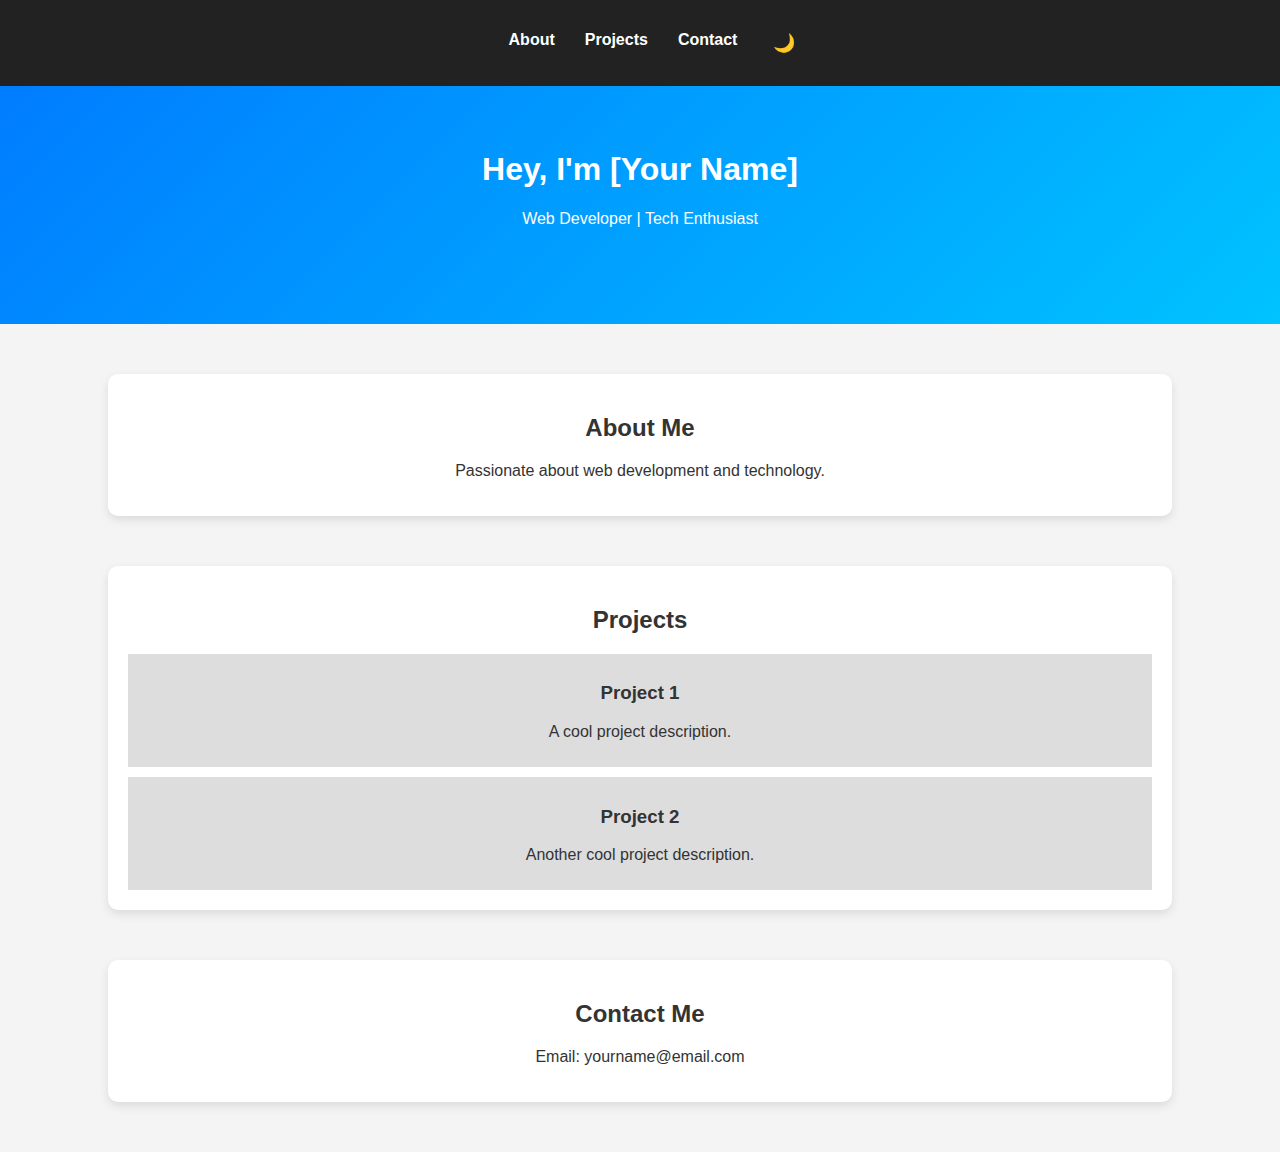
<file: index.html>
<!DOCTYPE html>
<html lang="en">
<head>
    <meta charset="UTF-8">
    <meta name="viewport" content="width=device-width, initial-scale=1.0">
    <title>My Portfolio</title>
    <link rel="stylesheet" href="style.css">
</head>
<body>

    <nav>
        <ul>
            <li><a href="#about">About</a></li>
            <li><a href="#projects">Projects</a></li>
            <li><a href="#contact">Contact</a></li>
            <li><button id="themeToggle">🌙</button></li>
        </ul>
    </nav>

    <header>
        <h1>Hey, I'm <span class="highlight">[Your Name]</span></h1>
        <p>Web Developer | Tech Enthusiast</p>
    </header>

    <section id="about">
        <h2>About Me</h2>
        <p>Passionate about web development and technology.</p>
    </section>

    <section id="projects">
        <h2>Projects</h2>
        <div class="project">
            <h3>Project 1</h3>
            <p>A cool project description.</p>
        </div>
        <div class="project">
            <h3>Project 2</h3>
            <p>Another cool project description.</p>
        </div>
    </section>

    <section id="contact">
        <h2>Contact Me</h2>
        <p>Email: yourname@email.com</p>
    </section>

    <script src="script.js"></script>
</body>
</html>
</file>
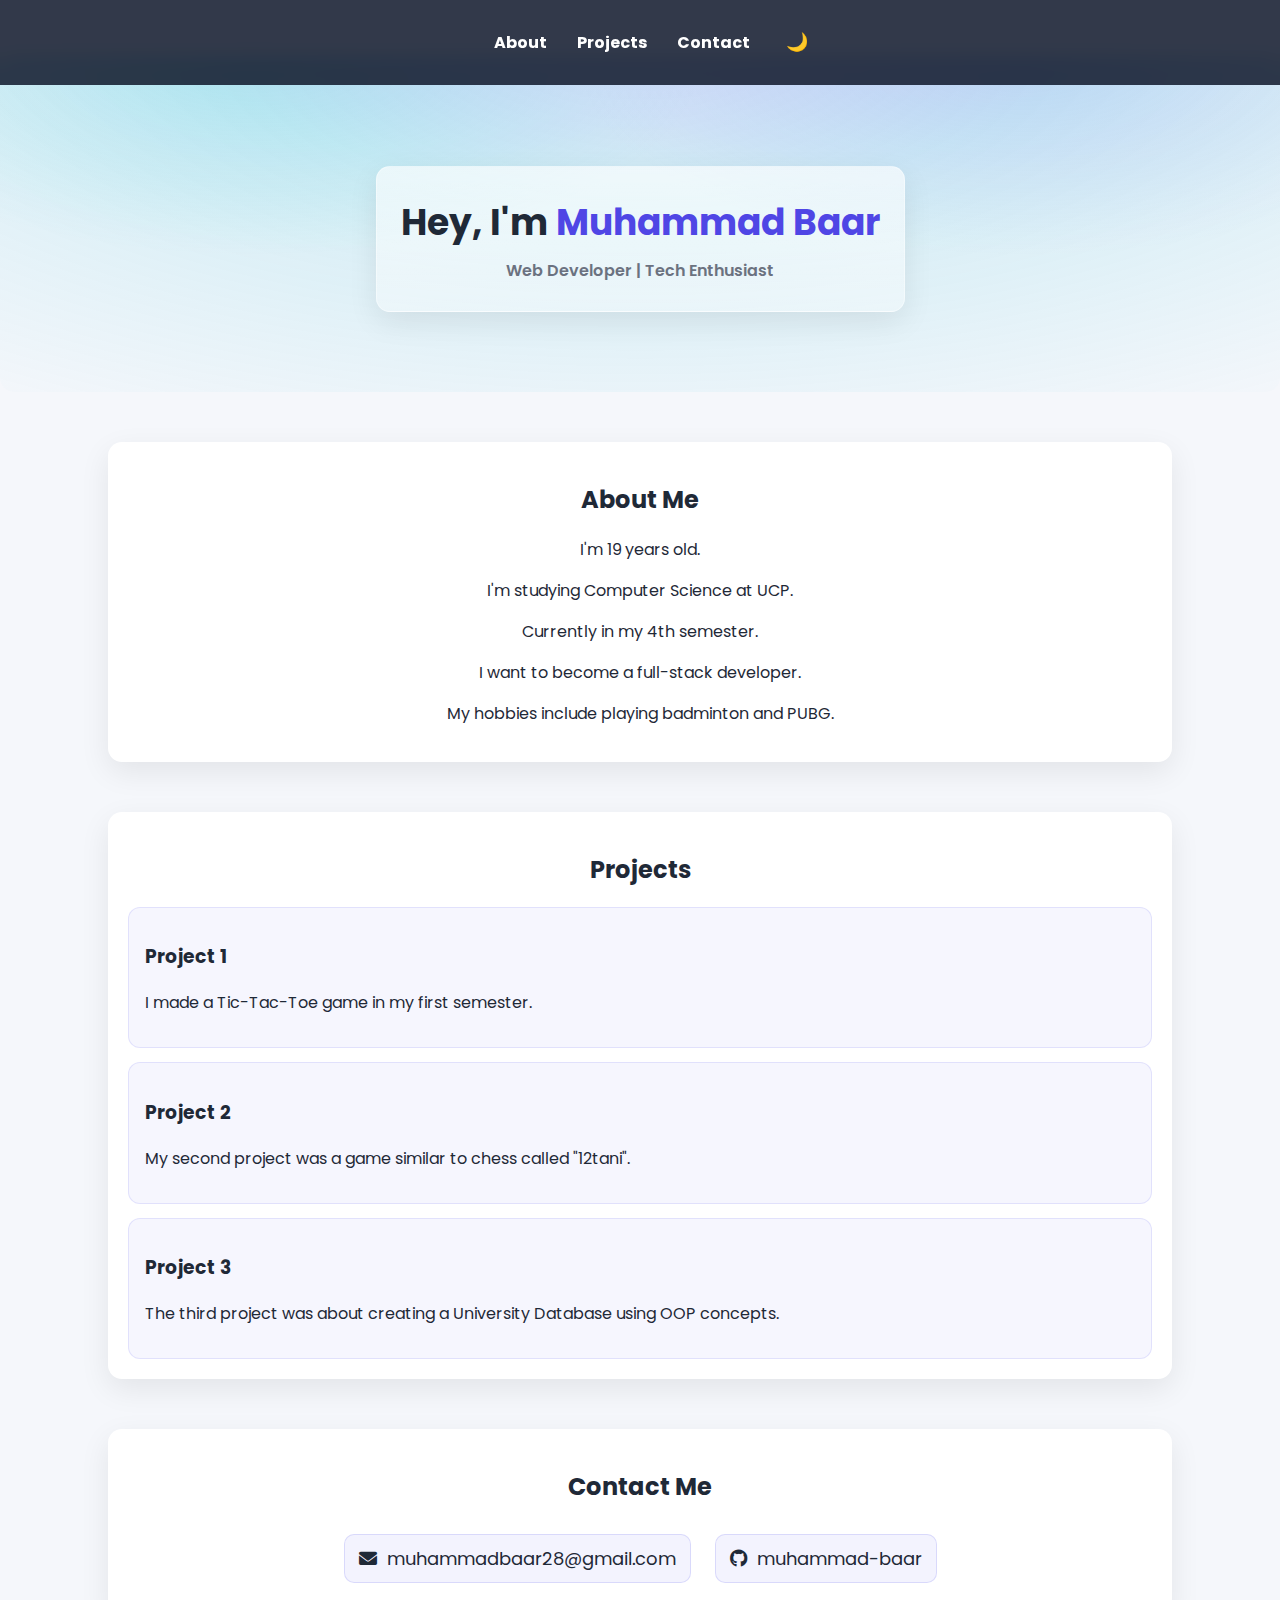
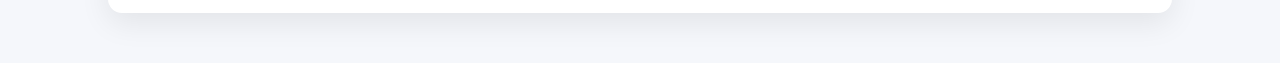
<file: Portfolio/index.html>
<!DOCTYPE html>
<html lang="en">
<head>
    <meta charset="UTF-8">
    <meta name="viewport" content="width=device-width, initial-scale=1.0">
    <meta name="description" content="Muhammad Baar — Web Developer portfolio. Projects, about, and contact.">
    <title>My Portfolio</title>
    <link rel="stylesheet" href="style.css">

    <!-- Fonts and Icons -->
    <link rel="preconnect" href="https://fonts.gstatic.com" crossorigin>
    <link href="https://fonts.googleapis.com/css2?family=Poppins:wght@400;600;700&display=swap" rel="stylesheet">
    <link rel="stylesheet" href="https://cdnjs.cloudflare.com/ajax/libs/font-awesome/6.0.0-beta3/css/all.min.css">

</head>
<body>

    <nav>
        <ul>
            <li><a href="#about">About</a></li>
            <li><a href="#projects">Projects</a></li>
            <li><a href="#contact">Contact</a></li>
            <li><button id="themeToggle" aria-label="Toggle theme" aria-pressed="false">🌙</button></li>
        </ul>
    </nav>

    <header>
        <div class="name-section">
            <h1>Hey, I'm <span class="highlight">Muhammad Baar</span></h1>
            <p>Web Developer | Tech Enthusiast</p>
        </div>
    </header>

    <section id="about">
        <h2>About Me</h2>
        <p>I'm 19 years old.</p>
        <p>I'm studying Computer Science at UCP.</p>
        <p>Currently in my 4th semester.</p>
        <p>I want to become a full-stack developer.</p>
        <p>My hobbies include playing badminton and PUBG.</p>
    </section>

    <section id="projects">
        <h2>Projects</h2>
        <div class="project">
            <h3>Project 1</h3>
            <p>I made a Tic-Tac-Toe game in my first semester.</p>
        </div>
        <div class="project">
            <h3>Project 2</h3>
            <p>My second project was a game similar to chess called "12tani".</p>
        </div>
        <div class="project">
            <h3>Project 3</h3>
            <p>The third project was about creating a University Database using OOP concepts.</p>
        </div>
    </section>

    <section id="contact">
        <h2>Contact Me</h2>
        <a href="mailto:muhammadbaar28@gmail.com" class="contact-icon" aria-label="Email Muhammad">
            <i class="fas fa-envelope"></i> muhammadbaar28@gmail.com
        </a>
        <a href="https://github.com/muhammad-baar" class="contact-icon" target="_blank" rel="noopener" aria-label="Muhammad on GitHub">
            <i class="fab fa-github"></i> muhammad-baar
        </a>

    </section>

    <script src="script.js"></script>
</body>
</html>
</file>
<file: style.css>
body {
    font-family: 'Poppins', sans-serif;
    margin: 0;
    padding: 0;
    background: #f4f4f4;
    color: #333;
    text-align: center;
    transition: background 0.3s, color 0.3s;
}

nav {
    background: #222;
    padding: 15px;
    position: fixed;
    width: 100%;
    top: 0;
    left: 0;
    z-index: 100;
}

nav ul {
    list-style: none;
    padding: 0;
    display: flex;
    justify-content: center;
}

nav ul li {
    margin: 0 15px;
}

nav ul li a {
    color: white;
    text-decoration: none;
    font-weight: bold;
}

button {
    border: none;
    background: transparent;
    cursor: pointer;
    font-size: 18px;
}

header {
    padding: 80px 20px;
    background: linear-gradient(135deg, #007BFF, #00C3FF);
    color: white;
    margin-top: 50px;
    transition: background 0.3s;
}

section {
    margin: 50px auto;
    width: 80%;
    padding: 20px;
    background: white;
    border-radius: 10px;
    box-shadow: 0px 4px 10px rgba(0, 0, 0, 0.1);
    transition: transform 0.3s ease-in-out;
}

section:hover {
    transform: scale(1.03);
}

.project {
    background: #ddd;
    padding: 10px;
    margin-top: 10px;
}

.dark-mode {
    background: #222;
    color: white;
}

.dark-mode header {
    background: linear-gradient(135deg, #0056b3, #0099ff);
}

@media (max-width: 600px) {
    section {
        width: 95%;
    }
}
</file>
<file: Portfolio/style.css>
:root {
    --bg: #f5f7fb;
    --text: #1f2937;
    --muted-text: #6b7280;
    --card: #ffffff;
    --primary: #6366f1;
    --primary-600: #4f46e5;
    --accent: #06b6d4;
    --shadow: 0px 10px 30px rgba(0, 0, 0, 0.08);
    --radius: 14px;
}

.dark-mode {
    --bg: #0b1220;
    --text: #e5e7eb;
    --muted-text: #9ca3af;
    --card: #0f172a;
    --primary: #8b5cf6;
    --primary-600: #7c3aed;
    --accent: #22d3ee;
    --shadow: 0px 12px 30px rgba(2, 6, 23, 0.6);
}

body {
    font-family: 'Poppins', sans-serif;
    margin: 0;
    padding: 0;
    background: var(--bg);
    color: var(--text);
    text-align: center;
    transition: background 0.3s, color 0.3s;
}

nav {
    background: rgba(15, 23, 42, 0.85);
    backdrop-filter: blur(8px);
    padding: 14px;
    position: fixed;
    width: 100%;
    top: 0;
    left: 0;
    z-index: 100;
}

nav ul {
    list-style: none;
    padding: 0;
    display: flex;
    justify-content: center;
    align-items: center;
}

nav ul li {
    margin: 0 15px;
}

nav ul li a {
    color: white;
    text-decoration: none;
    font-weight: bold;
    position: relative;
}

button {
    border: none;
    background: transparent;
    cursor: pointer;
    font-size: 18px;
    color: white;
    transition: transform 0.2s ease;
}

nav ul li a::after {
    content: "";
    position: absolute;
    left: 0;
    bottom: -6px;
    width: 0%;
    height: 2px;
    background: linear-gradient(90deg, var(--primary), var(--accent));
    transition: width 0.25s ease;
}

nav ul li a:hover::after {
    width: 100%;
}

button:hover { transform: scale(1.05); }

header {
    padding: 110px 20px 80px;
    background: radial-gradient(1200px 500px at 50% -20%, rgba(99,102,241,0.25), rgba(6,182,212,0.15) 40%, transparent),
                radial-gradient(900px 400px at 20% 0%, rgba(6,182,212,0.18), transparent 50%),
                radial-gradient(900px 400px at 80% 0%, rgba(99,102,241,0.18), transparent 50%);
    color: var(--text);
    margin-top: 56px;
    border-radius: var(--radius);
    transition: background 0.3s;
}

.name-section {
    background: linear-gradient(180deg, rgba(255,255,255,0.65), rgba(255,255,255,0.35));
    border: 1px solid rgba(255,255,255,0.4);
    padding: 28px 24px;
    border-radius: var(--radius);
    box-shadow: var(--shadow);
    display: inline-block;
}

.name-section h1 { margin: 0 0 8px; font-size: 36px; }
.name-section p { margin: 0; color: var(--muted-text); font-weight: 600; }
.highlight { color: var(--primary-600); }

.portfolio-btn {
    background: linear-gradient(90deg, var(--primary), var(--accent));
    color: white;
    padding: 10px 20px;
    border: none;
    border-radius: 10px;
    font-size: 16px;
    cursor: pointer;
    margin-top: 20px;
    box-shadow: var(--shadow);
    transition: transform 0.2s ease, box-shadow 0.2s ease;
}

.portfolio-btn:hover { transform: translateY(-2px); box-shadow: 0px 14px 36px rgba(0,0,0,0.12); }

section {
    margin: 50px auto;
    width: 80%;
    padding: 20px;
    background: var(--card);
    border-radius: var(--radius);
    box-shadow: var(--shadow);
    transition: transform 0.3s ease-in-out;
}

section:hover {
    transform: scale(1.03);
}

.project {
    background: rgba(99,102,241,0.06);
    border: 1px solid rgba(99,102,241,0.15);
    padding: 16px;
    margin-top: 14px;
    border-radius: 12px;
    text-align: left;
}

/* Dark mode adjustments */
.dark-mode header { color: var(--text); }
.dark-mode .project { background: rgba(139,92,246,0.10); border-color: rgba(139,92,246,0.25); }

/* Fix text visibility for all sections in dark mode */
.dark-mode section,
.dark-mode header,
.dark-mode .project {
    color: var(--text);
    background: var(--card);
}

/* Contact icon styles */
/* Ensure contact icons are visible in both light and dark modes */
.contact-icon {
    margin: 10px;
    font-size: 18px;
    color: var(--text);
    text-decoration: none;
    padding: 10px 14px;
    border-radius: 10px;
    background: rgba(99,102,241,0.08);
    border: 1px solid rgba(99,102,241,0.18);
    display: inline-flex;
    align-items: center;
    gap: 10px;
    transition: transform 0.2s ease, background 0.2s ease, border 0.2s ease;
}

.dark-mode .contact-icon {
    color: var(--text) !important; /* Ensures visibility in dark mode */
    background: rgba(139,92,246,0.12);
    border-color: rgba(139,92,246,0.25);
}

.contact-icon:hover {
    transform: translateY(-2px);
    background: rgba(99,102,241,0.14);
    border-color: rgba(99,102,241,0.35);
}


@media (max-width: 600px) {
    section {
        width: 95%;
    }
    .name-section h1 { font-size: 28px; }
    header { padding: 100px 16px 70px; }
}
</file>
